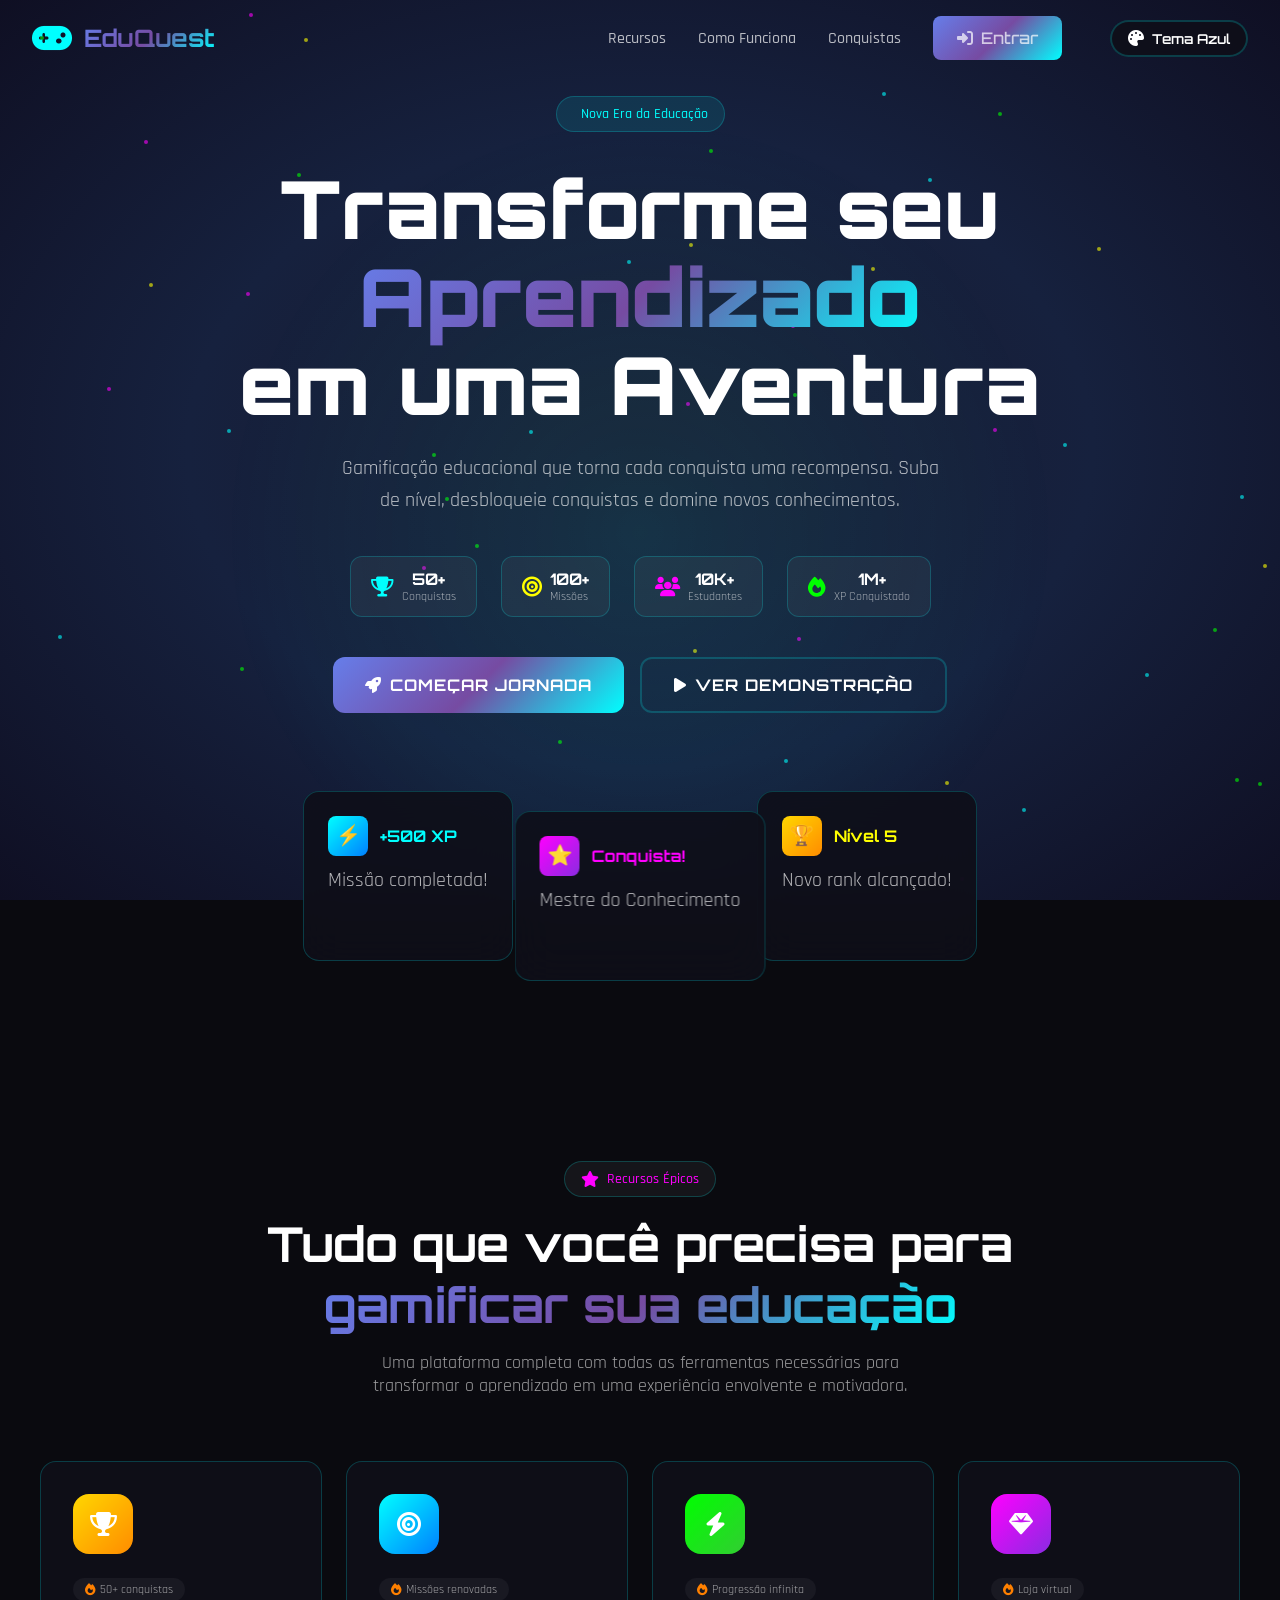
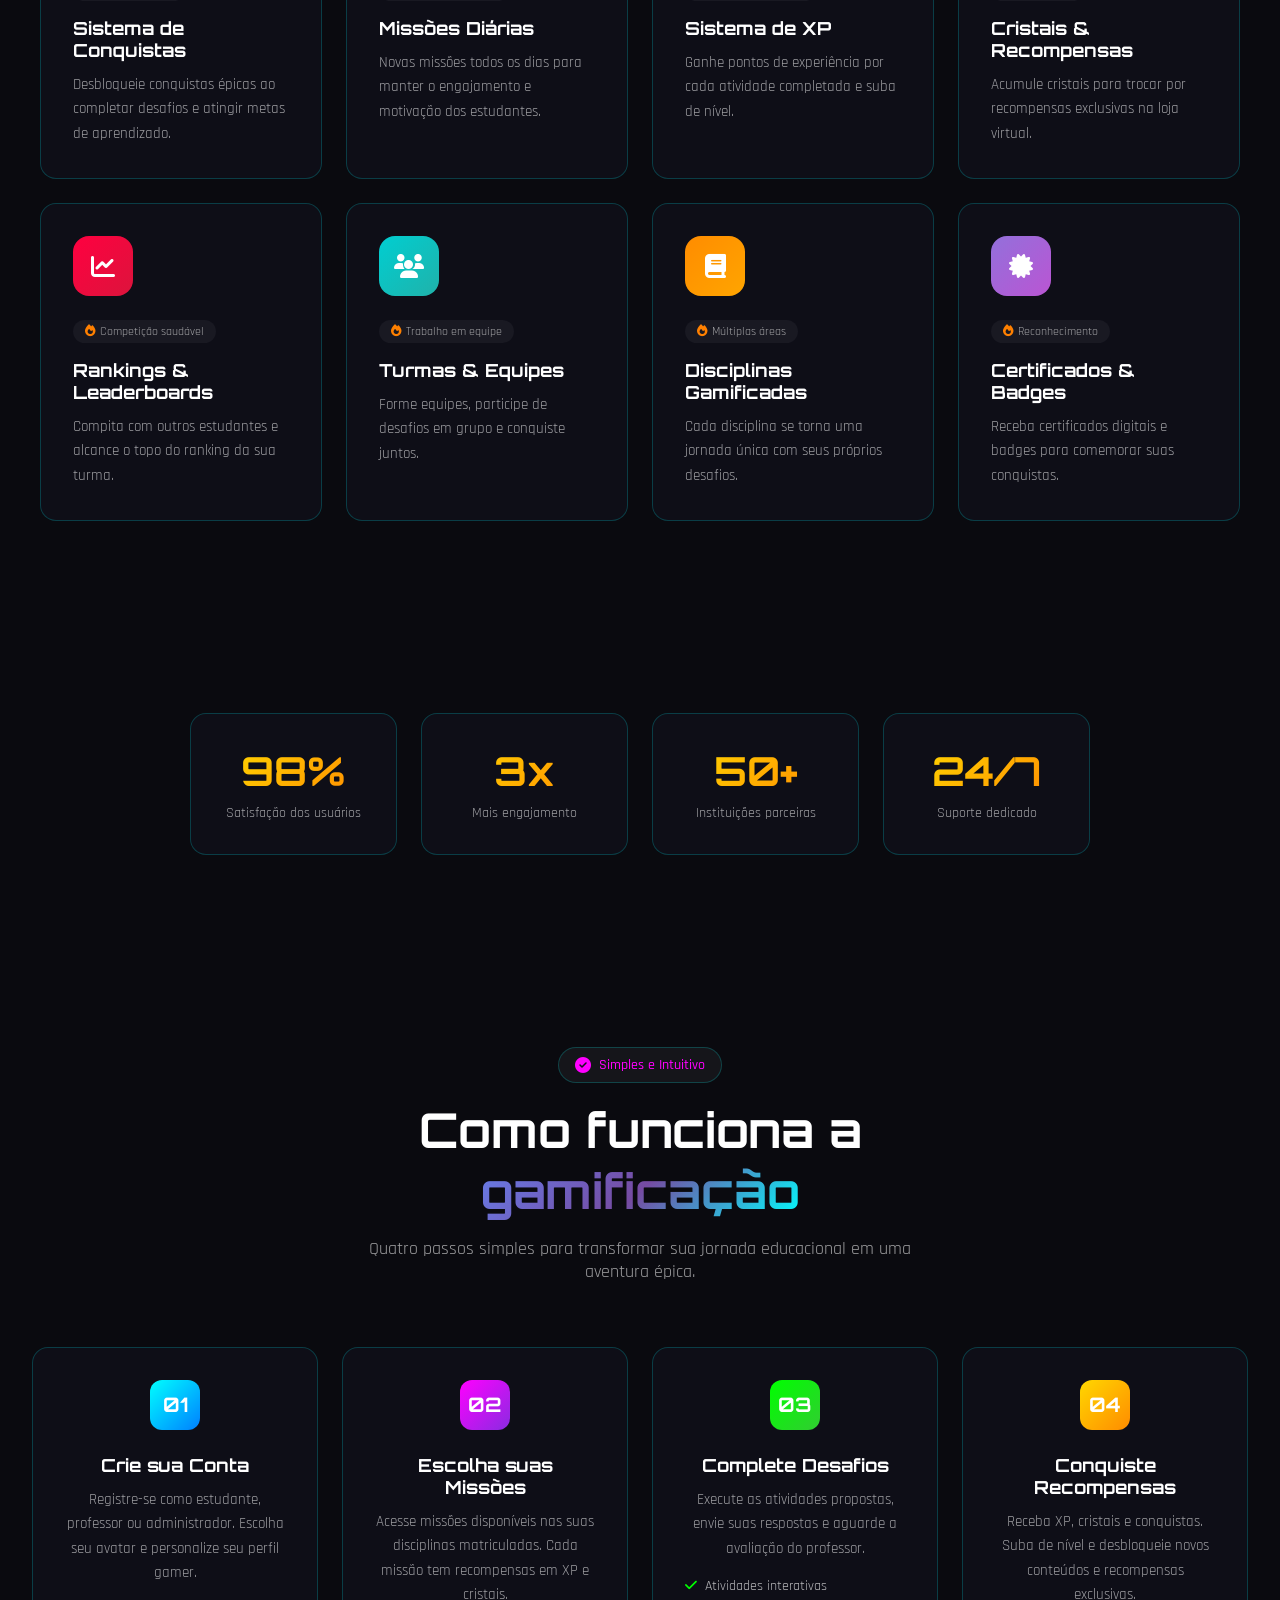
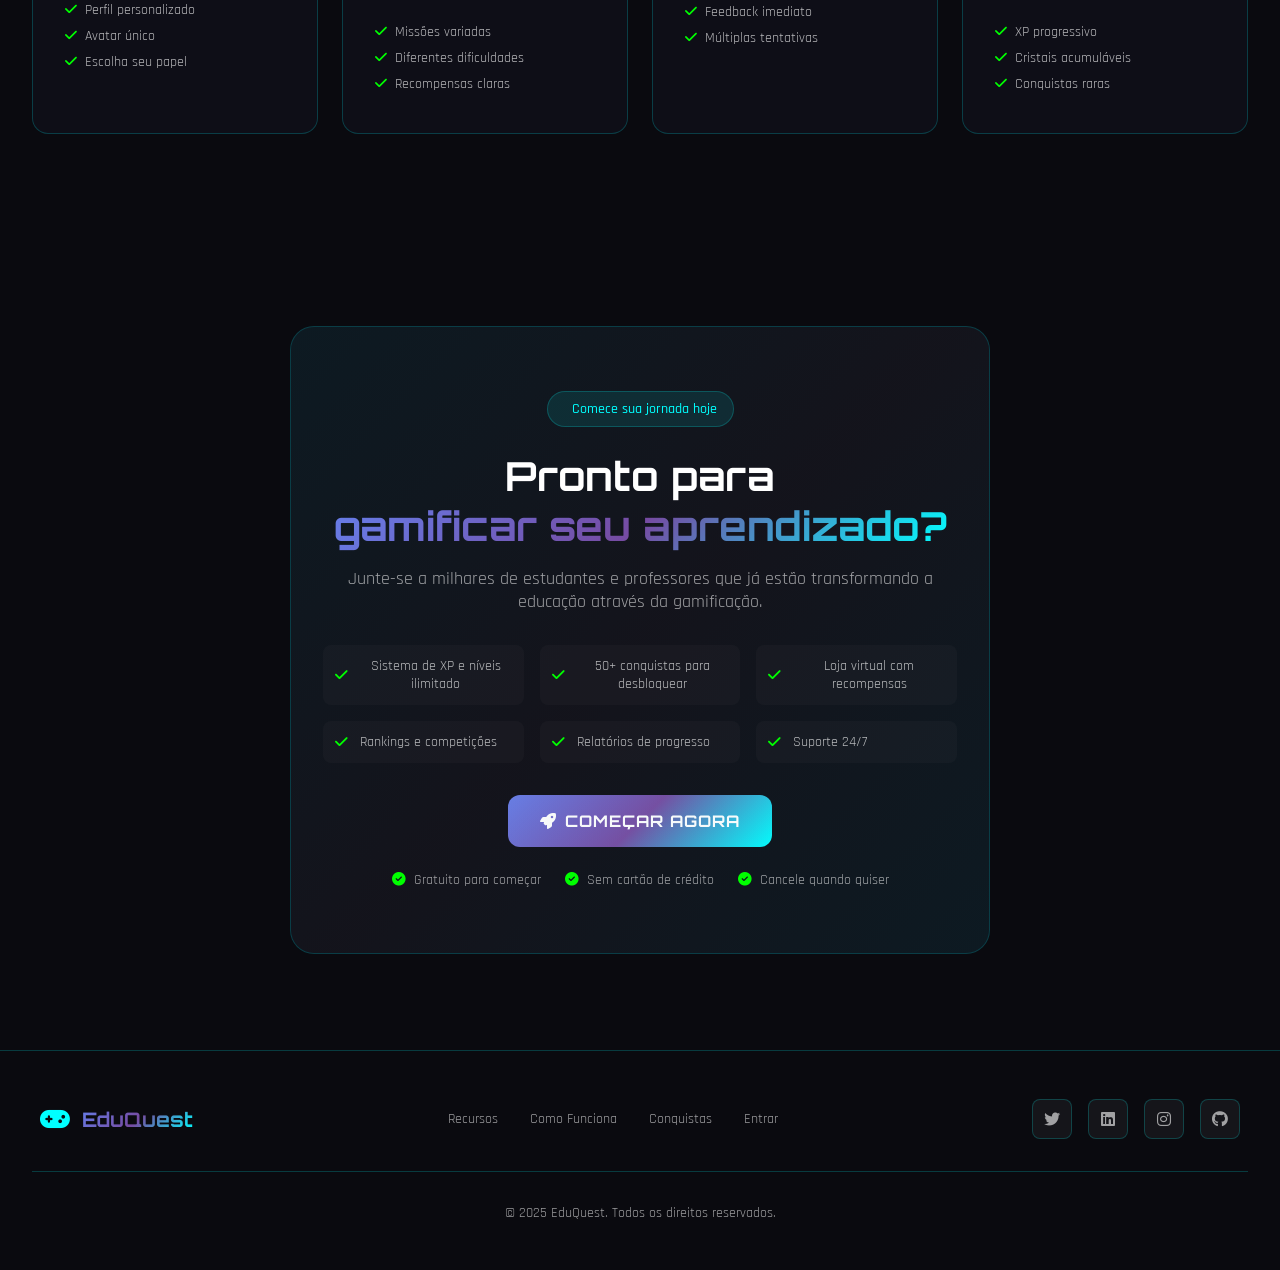
<file: static/index.html>
<!DOCTYPE html>
<html lang="pt-BR">
<head>
    <meta charset="UTF-8">
    <meta name="viewport" content="width=device-width, initial-scale=1.0">
    <title>EduQuest - Gamificação Educacional</title>
    <link href="https://fonts.googleapis.com/css2?family=Orbitron:wght@400;500;600;700;800;900&family=Rajdhani:wght@300;400;500;600;700&display=swap" rel="stylesheet">
    <link rel="stylesheet" href="https://cdnjs.cloudflare.com/ajax/libs/font-awesome/6.4.0/css/all.min.css">
    <style>
        /* ==================== THEME VARIABLES ==================== */

        @import url('https://fonts.googleapis.com/css2?family=Orbitron:wght@400;500;600;700;800;900&family=Rajdhani:wght@300;400;500;600;700&display=swap');

        :root {
            /* Default Blue Theme */
            --primary-neon: #00ffff;
            --secondary-neon: #ff00ff;
            --accent-neon: #ffff00;
            --success-neon: #00ff00;
            --danger-neon: #ff0040;
            --warning-neon: #ff8000;
            --bg-dark: #0a0a0f;
            --bg-darker: #050508;
            --bg-card: rgba(15, 15, 25, 0.9);
            --text-primary: #ffffff;
            --text-secondary: rgba(255, 255, 255, 0.7);
            --text-muted: rgba(255, 255, 255, 0.6);
            --border-color: rgba(0, 255, 255, 0.2);
            --gradient-primary: linear-gradient(135deg, #667eea 0%, #764ba2 50%, #00ffff 100%);
            --gradient-gold: linear-gradient(135deg, #ffd700, #ff8c00);
            --gradient-cyan: linear-gradient(135deg, #00ffff, #0080ff);
            --gradient-green: linear-gradient(135deg, #00ff00, #32cd32);
            --gradient-purple: linear-gradient(135deg, #ff00ff, #8a2be2);
            --gradient-red: linear-gradient(135deg, #ff0040, #dc143c);
            --gradient-teal: linear-gradient(135deg, #00ced1, #20b2aa);
            --gradient-orange: linear-gradient(135deg, #ff8c00, #ffa500);
            --gradient-violet: linear-gradient(135deg, #9370db, #ba55d3);
            --bg-particles: radial-gradient(ellipse at center, #1a1a2e 0%, #16213e 50%, #0f0f23 100%);
            --hero-glow: rgba(0, 255, 255, 0.1);
            --font-primary: 'Orbitron', monospace;
            --font-secondary: 'Rajdhani', sans-serif;
        }

        /* Military Brazil Theme */
        [data-theme="military"] {
            --primary-neon: #00C853;
            --secondary-neon: #FFEA00;
            --accent-neon: #FFEA00;
            --success-neon: #00C853;
            --danger-neon: #8B0000;
            --warning-neon: #D2691E;
            --bg-dark: #1a2612;
            --bg-darker: #0f140a;
            --bg-card: rgba(35, 50, 25, 0.9);
            --text-primary: #ffffff;
            --text-secondary: rgba(255, 255, 255, 0.85);
            --text-muted: rgba(255, 255, 255, 0.75);
            --border-color: rgba(0, 200, 83, 0.6);
            --gradient-primary: linear-gradient(135deg, #00C853 0%, #007A33 50%, #FFEA00 100%);
            --gradient-gold: linear-gradient(135deg, #FFEA00, #D4A017);
            --gradient-cyan: linear-gradient(135deg, #00C853, #6B8E3B);
            --gradient-green: linear-gradient(135deg, #00C853, #00ff41);
            --gradient-purple: linear-gradient(135deg, #A65E2E, #7A5230);
            --gradient-red: linear-gradient(135deg, #8B0000, #A52A2A);
            --gradient-teal: linear-gradient(135deg, #6B8E3B, #4B5320);
            --gradient-orange: linear-gradient(135deg, #D2691E, #D2B48C);
            --gradient-violet: linear-gradient(135deg, #8B7355, #A0522D);
            --bg-particles: radial-gradient(ellipse at center, #2a3e2a 0%, #1a2a1a 50%, #0f1a0f 100%);
            --hero-glow: rgba(0, 200, 83, 0.25);
        }

        /* Light Theme */
        [data-theme="light"] {
            --primary-neon: #00A651;
            --secondary-neon: #FFD700;
            --accent-neon: #FFD700;
            --success-neon: #00A651;
            --danger-neon: #CD5C5C;
            --warning-neon: #D2691E;
            --bg-dark: #FFFFFF;
            --bg-darker: #F8FAFC;
            --bg-card: #FFFFFF;
            --text-primary: #2C3E2C;
            --text-secondary: rgba(44, 62, 44, 0.85);
            --text-muted: rgba(44, 62, 44, 0.65);
            --border-color: rgba(0, 166, 81, 0.3);
            --gradient-primary: linear-gradient(135deg, #00A651 0%, #007A33 40%, #FFD700 100%);
            --gradient-gold: linear-gradient(135deg, #FFD700, #FFED4A);
            --gradient-cyan: linear-gradient(135deg, #00A651, #6B8E23);
            --gradient-green: linear-gradient(135deg, #00A651, #00D46A);
            --gradient-purple: linear-gradient(135deg, #A0522D, #8B7355);
            --gradient-red: linear-gradient(135deg, #CD5C5C, #A0522D);
            --gradient-teal: linear-gradient(135deg, #6B8E23, #9ACD32);
            --gradient-orange: linear-gradient(135deg, #D2691E, #F4A460);
            --gradient-violet: linear-gradient(135deg, #C3B091, #D2B48C);
            --bg-particles: linear-gradient(135deg, #FFFFFF 0%, #F8FAFC 50%, #F1F5F9 100%);
            --hero-glow: rgba(0, 166, 81, 0.08);
        }

        * {
            margin: 0;
            padding: 0;
            box-sizing: border-box;
        }

        html {
            scroll-behavior: smooth;
        }

        body {
            font-family: var(--font-secondary);
            background: var(--bg-dark);
            color: var(--text-primary);
            overflow-x: hidden;
            min-height: 100vh;
            transition: background 0.5s ease, color 0.5s ease;
        }

        /* ==================== THEME TOGGLE BUTTON ==================== */
        .theme-toggle {
            background: var(--bg-card);
            border: 2px solid var(--border-color);
            border-radius: 50px;
            padding: 0.5rem 1rem;
            cursor: pointer;
            display: flex;
            align-items: center;
            gap: 0.5rem;
            font-family: var(--font-primary);
            font-size: 0.85rem;
            font-weight: 600;
            color: var(--text-primary);
            transition: all 0.3s ease;
            backdrop-filter: blur(10px);
            margin-left: 1rem;
        }

        .theme-toggle:hover {
            transform: scale(1.05);
            box-shadow: 0 0 20px var(--border-color);
        }

        .theme-toggle i {
            font-size: 1rem;
        }

        /* ==================== PARTICLES BACKGROUND ==================== */
        .particles-container {
            position: fixed;
            top: 0;
            left: 0;
            width: 100%;
            height: 100%;
            z-index: 0;
            pointer-events: none;
            background: var(--bg-particles);
            transition: background 0.5s ease;
        }

        .particle {
            position: absolute;
            width: 4px;
            height: 4px;
            background: var(--primary-neon);
            border-radius: 50%;
            opacity: 0.6;
            animation: float 6s ease-in-out infinite;
        }

        @keyframes float {
            0%, 100% { transform: translateY(0px); opacity: 0.6; }
            50% { transform: translateY(-20px); opacity: 1; }
        }

        /* ==================== NAVIGATION ==================== */
        nav {
            position: fixed;
            top: 0;
            left: 0;
            right: 0;
            z-index: 50;
            transition: all 0.5s ease;
            padding: 1rem 2rem;
        }

        nav.scrolled {
            background: var(--bg-card);
            backdrop-filter: blur(20px);
            border-bottom: 1px solid var(--border-color);
        }

        .nav-container {
            max-width: 1400px;
            margin: 0 auto;
            display: flex;
            align-items: center;
            justify-content: space-between;
        }

        .logo {
            display: flex;
            align-items: center;
            gap: 0.75rem;
        }

        .logo i {
            font-size: 2rem;
            color: var(--primary-neon);
            animation: pulse 2s ease-in-out infinite;
        }

        @keyframes pulse {
            0%, 100% { transform: scale(1); }
            50% { transform: scale(1.1); }
        }

        .logo span {
            font-family: var(--font-primary);
            font-size: 1.5rem;
            font-weight: 700;
            background: var(--gradient-primary);
            -webkit-background-clip: text;
            background-clip: text;
            -webkit-text-fill-color: transparent;
        }

        .nav-links {
            display: flex;
            align-items: center;
            gap: 2rem;
        }

        .nav-links a {
            color: var(--text-secondary);
            text-decoration: none;
            font-weight: 500;
            transition: all 0.3s ease;
            position: relative;
        }

        .nav-links a:hover {
            color: var(--primary-neon);
        }

        .nav-links a::after {
            content: '';
            position: absolute;
            bottom: -5px;
            left: 0;
            width: 0;
            height: 2px;
            background: var(--primary-neon);
            transition: width 0.3s ease;
        }

        .nav-links a:hover::after {
            width: 100%;
        }

        .btn-login {
            padding: 0.75rem 1.5rem;
            background: var(--gradient-primary);
            color: #fff;
            border: none;
            border-radius: 0.5rem;
            font-family: var(--font-primary);
            font-weight: 600;
            text-decoration: none;
            display: inline-flex;
            align-items: center;
            gap: 0.5rem;
            transition: all 0.3s ease;
            cursor: pointer;
        }

        .btn-login:hover {
            box-shadow: 0 0 30px var(--border-color);
            transform: translateY(-2px);
        }

        /* ==================== HERO SECTION ==================== */
        .hero {
            min-height: 100vh;
            display: flex;
            align-items: center;
            justify-content: center;
            position: relative;
            padding: 6rem 2rem 4rem;
            overflow: hidden;
        }

        .hero::before {
            content: '';
            position: absolute;
            top: 0;
            left: 0;
            right: 0;
            bottom: 0;
            background: radial-gradient(circle at 50% 50%, var(--hero-glow) 0%, transparent 50%);
            pointer-events: none;
        }

        .hero-content {
            text-align: center;
            max-width: 900px;
            position: relative;
            z-index: 1;
        }

        .hero-badge {
            display: inline-flex;
            align-items: center;
            gap: 0.5rem;
            padding: 0.5rem 1rem;
            background: var(--hero-glow);
            border: 1px solid var(--border-color);
            border-radius: 2rem;
            margin-bottom: 2rem;
            animation: fadeInUp 0.8s ease;
        }

        .hero-badge i {
            color: var(--primary-neon);
        }

        .hero-badge span {
            font-size: 0.9rem;
            color: var(--primary-neon);
            font-weight: 500;
        }

        .hero h1 {
            font-family: var(--font-primary);
            font-size: clamp(2.5rem, 8vw, 5rem);
            font-weight: 900;
            margin-bottom: 1.5rem;
            line-height: 1.1;
            animation: fadeInUp 0.8s ease 0.1s both;
        }

        .hero h1 .gradient-text {
            background: var(--gradient-primary);
            -webkit-background-clip: text;
            background-clip: text;
            -webkit-text-fill-color: transparent;
            animation: neonFlicker 2s infinite;
        }

        @keyframes neonFlicker {
            0%, 100% { opacity: 1; }
            50% { opacity: 0.9; }
            75% { opacity: 0.95; }
        }

        .hero p {
            font-size: 1.25rem;
            color: var(--text-secondary);
            max-width: 600px;
            margin: 0 auto 2.5rem;
            line-height: 1.6;
            animation: fadeInUp 0.8s ease 0.2s both;
        }

        .hero-stats {
            display: flex;
            justify-content: center;
            gap: 1.5rem;
            margin-bottom: 2.5rem;
            flex-wrap: wrap;
            animation: fadeInUp 0.8s ease 0.3s both;
        }

        .hero-stat {
            display: flex;
            align-items: center;
            gap: 0.5rem;
            padding: 0.75rem 1.25rem;
            background: rgba(128, 128, 128, 0.1);
            border: 1px solid var(--border-color);
            border-radius: 0.75rem;
        }

        .hero-stat i {
            font-size: 1.25rem;
        }

        .hero-stat:nth-child(1) i { color: var(--primary-neon); }
        .hero-stat:nth-child(2) i { color: var(--accent-neon); }
        .hero-stat:nth-child(3) i { color: var(--secondary-neon); }
        .hero-stat:nth-child(4) i { color: var(--success-neon); }

        .hero-stat .value {
            font-family: var(--font-primary);
            font-weight: 700;
            font-size: 1rem;
        }

        .hero-stat .label {
            font-size: 0.75rem;
            color: var(--text-muted);
        }

        .hero-buttons {
            display: flex;
            justify-content: center;
            gap: 1rem;
            flex-wrap: wrap;
            animation: fadeInUp 0.8s ease 0.4s both;
        }

        .btn-primary {
            padding: 1rem 2rem;
            background: var(--gradient-primary);
            color: #fff;
            border: none;
            border-radius: 0.75rem;
            font-family: var(--font-primary);
            font-weight: 700;
            font-size: 1rem;
            text-decoration: none;
            display: inline-flex;
            align-items: center;
            gap: 0.5rem;
            transition: all 0.3s ease;
            cursor: pointer;
            text-transform: uppercase;
            letter-spacing: 1px;
        }

        .btn-primary:hover {
            box-shadow: 0 10px 40px var(--border-color);
            transform: translateY(-3px);
        }

        .btn-secondary {
            padding: 1rem 2rem;
            background: transparent;
            color: var(--text-primary);
            border: 2px solid var(--border-color);
            border-radius: 0.75rem;
            font-family: var(--font-primary);
            font-weight: 700;
            font-size: 1rem;
            text-decoration: none;
            display: inline-flex;
            align-items: center;
            gap: 0.5rem;
            transition: all 0.3s ease;
            cursor: pointer;
            text-transform: uppercase;
            letter-spacing: 1px;
        }

        .btn-secondary:hover {
            border-color: var(--secondary-neon);
            box-shadow: 0 0 20px var(--border-color);
        }

        /* ==================== FLOATING CARDS ==================== */
        .floating-cards {
            position: relative;
            height: 240px;
            margin-top: 3rem;
            animation: fadeInUp 0.8s ease 0.5s both;
        }

        .float-card {
            position: absolute;
            background: var(--bg-card);
            border: 1px solid var(--border-color);
            border-radius: 1rem;
            padding: 1.5rem;
            backdrop-filter: blur(20px);
            animation: floatCard 6s ease-in-out infinite;
        }

        .float-card:nth-child(1) {
            left: 8%;
            top: 30px;
            animation: floatCard1 6s ease-in-out infinite;
        }

        .float-card:nth-child(2) {
            right: 8%;
            top: 30px;
            animation: floatCard2 6s ease-in-out infinite;
            animation-delay: 2s;
        }

        .float-card:nth-child(3) {
            left: 50%;
            bottom: 20px;
            transform: translateX(-50%);
            animation: floatCard3 6s ease-in-out infinite;
            animation-delay: 4s;
        }

        @keyframes floatCard1 {
            0%, 100% { transform: translate(0, 0); }
            50% { transform: translate(8px, -8px); }
        }

        @keyframes floatCard2 {
            0%, 100% { transform: translate(0, 0); }
            50% { transform: translate(-8px, -8px); }
        }

        @keyframes floatCard3 {
            0%, 100% { transform: translateX(-50%) translateY(0); }
            50% { transform: translateX(-50%) translateY(8px); }
        }

        .float-card-header {
            display: flex;
            align-items: center;
            gap: 0.75rem;
            margin-bottom: 0.5rem;
        }

        .float-card-icon {
            width: 40px;
            height: 40px;
            border-radius: 0.5rem;
            display: flex;
            align-items: center;
            justify-content: center;
            font-size: 1.25rem;
        }

        .float-card:nth-child(1) .float-card-icon {
            background: var(--gradient-cyan);
        }

        .float-card:nth-child(2) .float-card-icon {
            background: var(--gradient-gold);
        }

        .float-card:nth-child(3) .float-card-icon {
            background: var(--gradient-purple);
        }

        .float-card-title {
            font-family: var(--font-primary);
            font-weight: 700;
            color: var(--primary-neon);
        }

        .float-card-text {
            font-size: 0.875rem;
            color: var(--text-muted);
        }

        /* ==================== FEATURES SECTION ==================== */
        .features {
            padding: 6rem 2rem;
            position: relative;
        }

        .section-header {
            text-align: center;
            margin-bottom: 4rem;
        }

        .section-badge {
            display: inline-flex;
            align-items: center;
            gap: 0.5rem;
            padding: 0.5rem 1rem;
            background: rgba(128, 128, 128, 0.1);
            border: 1px solid var(--border-color);
            border-radius: 2rem;
            margin-bottom: 1rem;
        }

        .section-badge i {
            color: var(--secondary-neon);
        }

        .section-badge span {
            font-size: 0.9rem;
            color: var(--secondary-neon);
            font-weight: 500;
        }

        .section-header h2 {
            font-family: var(--font-primary);
            font-size: clamp(2rem, 5vw, 3rem);
            font-weight: 700;
            margin-bottom: 1rem;
        }

        .section-header h2 span {
            background: var(--gradient-primary);
            -webkit-background-clip: text;
            background-clip: text;
            -webkit-text-fill-color: transparent;
        }

        .section-header p {
            font-size: 1.125rem;
            color: var(--text-muted);
            max-width: 600px;
            margin: 0 auto;
        }

        .features-grid {
            display: grid;
            grid-template-columns: repeat(auto-fit, minmax(280px, 1fr));
            gap: 1.5rem;
            max-width: 1200px;
            margin: 0 auto;
        }

        .feature-card {
            background: var(--bg-card);
            border: 1px solid var(--border-color);
            border-radius: 1rem;
            padding: 2rem;
            transition: all 0.3s ease;
            position: relative;
            overflow: hidden;
        }

        .feature-card:hover {
            border-color: var(--primary-neon);
            box-shadow: 0 10px 40px var(--border-color);
            transform: translateY(-5px);
        }

        .feature-card::before {
            content: '';
            position: absolute;
            inset: 0;
            background: linear-gradient(135deg, var(--card-color) 0%, transparent 100%);
            opacity: 0;
            transition: opacity 0.3s ease;
        }

        .feature-card:hover::before {
            opacity: 0.1;
        }

        .feature-icon {
            width: 60px;
            height: 60px;
            border-radius: 1rem;
            display: flex;
            align-items: center;
            justify-content: center;
            font-size: 1.5rem;
            margin-bottom: 1.5rem;
            position: relative;
            z-index: 1;
        }

        .feature-card:nth-child(1) .feature-icon { background: var(--gradient-gold); }
        .feature-card:nth-child(2) .feature-icon { background: var(--gradient-cyan); }
        .feature-card:nth-child(3) .feature-icon { background: var(--gradient-green); }
        .feature-card:nth-child(4) .feature-icon { background: var(--gradient-purple); }
        .feature-card:nth-child(5) .feature-icon { background: var(--gradient-red); }
        .feature-card:nth-child(6) .feature-icon { background: var(--gradient-teal); }
        .feature-card:nth-child(7) .feature-icon { background: var(--gradient-orange); }
        .feature-card:nth-child(8) .feature-icon { background: var(--gradient-violet); }

        .feature-badge {
            display: inline-flex;
            align-items: center;
            gap: 0.25rem;
            padding: 0.25rem 0.75rem;
            background: rgba(128, 128, 128, 0.1);
            border-radius: 1rem;
            font-size: 0.75rem;
            color: var(--text-muted);
            margin-bottom: 1rem;
        }

        .feature-badge i {
            color: var(--warning-neon);
        }

        .feature-card h3 {
            font-family: var(--font-primary);
            font-size: 1.125rem;
            font-weight: 700;
            margin-bottom: 0.75rem;
            position: relative;
            z-index: 1;
        }

        .feature-card p {
            font-size: 0.95rem;
            color: var(--text-muted);
            line-height: 1.6;
            position: relative;
            z-index: 1;
        }

        /* ==================== STATS SECTION ==================== */
        .stats-section {
            padding: 6rem 2rem;
            position: relative;
        }

        .stats-grid {
            display: grid;
            grid-template-columns: repeat(auto-fit, minmax(200px, 1fr));
            gap: 1.5rem;
            max-width: 900px;
            margin: 0 auto;
        }

        .stat-card {
            text-align: center;
            padding: 2rem;
            background: var(--bg-card);
            border: 1px solid var(--border-color);
            border-radius: 1rem;
            transition: all 0.3s ease;
        }

        .stat-card .value {
            font-family: var(--font-primary);
            font-size: 2.5rem;
            font-weight: 700;
            background: var(--gradient-gold);
            -webkit-background-clip: text;
            background-clip: text;
            -webkit-text-fill-color: transparent;
            margin-bottom: 0.5rem;
        }

        .stat-card:hover {
            transform: translateY(-5px);
            border-color: var(--primary-neon);
            box-shadow: 0 10px 30px var(--hero-glow);
        }

        .stat-card .label {
            font-size: 0.9rem;
            color: var(--text-muted);
        }

        /* ==================== HOW IT WORKS ==================== */
        .how-it-works {
            padding: 6rem 2rem;
            position: relative;
        }

        .steps-container {
            max-width: 1000px;
            margin: 0 auto;
        }

        .steps-grid {
            display: grid;
            grid-template-columns: repeat(auto-fit, minmax(250px, 1fr));
            gap: 1.5rem;
            margin-top: 3rem;
        }

        .step-card {
            background: var(--bg-card);
            border: 1px solid var(--border-color);
            border-radius: 1rem;
            padding: 2rem;
            text-align: center;
            transition: all 0.3s ease;
        }

        .step-card:hover {
            border-color: var(--primary-neon);
            transform: translateY(-5px);
        }

        .step-number {
            width: 50px;
            height: 50px;
            background: var(--gradient-cyan);
            border-radius: 0.75rem;
            display: flex;
            align-items: center;
            justify-content: center;
            font-family: var(--font-primary);
            font-weight: 700;
            font-size: 1.25rem;
            margin: 0 auto 1.5rem;
        }

        .step-card h3 {
            font-family: var(--font-primary);
            font-size: 1.125rem;
            font-weight: 700;
            margin-bottom: 0.75rem;
        }

        .step-card p {
            font-size: 0.95rem;
            color: var(--text-muted);
            line-height: 1.6;
        }

        .step-features {
            margin-top: 1rem;
            text-align: left;
        }

        .step-feature {
            display: flex;
            align-items: center;
            gap: 0.5rem;
            font-size: 0.85rem;
            color: var(--text-secondary);
            margin-bottom: 0.5rem;
        }

        .step-feature i {
            color: var(--success-neon);
        }

        /* ==================== CTA SECTION ==================== */
        .cta-section {
            padding: 6rem 2rem;
            position: relative;
        }

        .cta-container {
            max-width: 700px;
            margin: 0 auto;
            text-align: center;
            background: var(--bg-card);
            border: 1px solid var(--border-color);
            border-radius: 1.5rem;
            padding: 4rem 2rem;
            position: relative;
            overflow: hidden;
        }

        .cta-container::before {
            content: '';
            position: absolute;
            inset: 0;
            background: linear-gradient(135deg, var(--hero-glow), rgba(128, 128, 128, 0.1), var(--hero-glow));
            opacity: 0.5;
        }

        .cta-badge {
            display: inline-flex;
            align-items: center;
            gap: 0.5rem;
            padding: 0.5rem 1rem;
            background: var(--hero-glow);
            border: 1px solid var(--border-color);
            border-radius: 2rem;
            margin-bottom: 1.5rem;
            position: relative;
            z-index: 1;
        }

        .cta-badge i {
            color: var(--primary-neon);
        }

        .cta-badge span {
            font-size: 0.9rem;
            color: var(--primary-neon);
            font-weight: 500;
        }

        .cta-container h2 {
            font-family: var(--font-primary);
            font-size: clamp(1.75rem, 4vw, 2.5rem);
            font-weight: 700;
            margin-bottom: 1rem;
            position: relative;
            z-index: 1;
        }

        .cta-container h2 span {
            background: var(--gradient-primary);
            -webkit-background-clip: text;
            background-clip: text;
            -webkit-text-fill-color: transparent;
        }

        .cta-container > p {
            font-size: 1.125rem;
            color: var(--text-muted);
            margin-bottom: 2rem;
            position: relative;
            z-index: 1;
        }

        .cta-benefits {
            display: grid;
            grid-template-columns: repeat(auto-fit, minmax(200px, 1fr));
            gap: 1rem;
            margin-bottom: 2rem;
            position: relative;
            z-index: 1;
        }

        .cta-benefit {
            display: flex;
            align-items: center;
            gap: 0.75rem;
            padding: 0.75rem;
            background: rgba(128, 128, 128, 0.05);
            border-radius: 0.5rem;
            font-size: 0.9rem;
            color: var(--text-secondary);
        }

        .cta-benefit i {
            color: var(--success-neon);
        }

        .cta-form {
            display: flex;
            gap: 1rem;
            max-width: 400px;
            margin: 0 auto 1.5rem;
            position: relative;
            z-index: 1;
        }

        .cta-form input {
            flex: 1;
            padding: 1rem 1.25rem;
            background: rgba(128, 128, 128, 0.1);
            border: 1px solid var(--border-color);
            border-radius: 0.75rem;
            color: var(--text-primary);
            font-size: 1rem;
        }

        .cta-form input::placeholder {
            color: var(--text-muted);
        }

        .cta-form input:focus {
            outline: none;
            border-color: var(--primary-neon);
        }

        .cta-trust {
            display: flex;
            justify-content: center;
            gap: 1.5rem;
            flex-wrap: wrap;
            position: relative;
            z-index: 1;
        }

        .cta-trust span {
            display: flex;
            align-items: center;
            gap: 0.5rem;
            font-size: 0.85rem;
            color: var(--text-muted);
        }

        .cta-trust i {
            color: var(--success-neon);
        }

        /* ==================== FOOTER ==================== */
        footer {
            padding: 3rem 2rem;
            border-top: 1px solid var(--border-color);
        }

        .footer-content {
            max-width: 1200px;
            margin: 0 auto;
            display: flex;
            justify-content: space-between;
            align-items: center;
            flex-wrap: wrap;
            gap: 1.5rem;
        }

        .footer-logo {
            display: flex;
            align-items: center;
            gap: 0.75rem;
        }

        .footer-logo i {
            font-size: 1.5rem;
            color: var(--primary-neon);
        }

        .footer-logo span {
            font-family: var(--font-primary);
            font-size: 1.25rem;
            font-weight: 700;
            background: var(--gradient-primary);
            -webkit-background-clip: text;
            background-clip: text;
            -webkit-text-fill-color: transparent;
        }

        .footer-links {
            display: flex;
            gap: 2rem;
        }

        .footer-links a {
            color: var(--text-muted);
            text-decoration: none;
            font-size: 0.9rem;
            transition: color 0.3s ease;
        }

        .footer-links a:hover {
            color: var(--primary-neon);
        }

        .footer-social {
            display: flex;
            gap: 1rem;
        }

        .footer-social a {
            width: 40px;
            height: 40px;
            background: rgba(128, 128, 128, 0.1);
            border: 1px solid var(--border-color);
            border-radius: 0.5rem;
            display: flex;
            align-items: center;
            justify-content: center;
            color: var(--text-muted);
            text-decoration: none;
            transition: all 0.3s ease;
        }

        .footer-social a:hover {
            border-color: var(--primary-neon);
            color: var(--primary-neon);
        }

        .footer-bottom {
            text-align: center;
            padding-top: 2rem;
            margin-top: 2rem;
            border-top: 1px solid var(--border-color);
            color: var(--text-muted);
            font-size: 0.85rem;
        }

        /* ==================== ANIMATIONS ==================== */
        @keyframes fadeInUp {
            from {
                opacity: 0;
                transform: translateY(30px);
            }
            to {
                opacity: 1;
                transform: translateY(0);
            }
        }

        /* ==================== RESPONSIVE ==================== */
        @media (max-width: 768px) {
            .nav-links {
                display: none;
            }

            .hero {
                padding: 5rem 1.5rem 3rem;
            }

            .hero-stats {
                gap: 0.75rem;
            }

            .hero-stat {
                padding: 0.5rem 0.75rem;
            }

            .hero-buttons {
                flex-direction: column;
                align-items: center;
            }

            .floating-cards {
                display: none;
            }

            .features,
            .how-it-works,
            .cta-section {
                padding: 4rem 1.5rem;
            }

            .cta-form {
                flex-direction: column;
            }

            .footer-content {
                flex-direction: column;
                text-align: center;
            }

            .footer-links {
                flex-wrap: wrap;
                justify-content: center;
            }
        }

        /* ==================== SCROLLBAR ==================== */
        ::-webkit-scrollbar {
            width: 8px;
        }

        ::-webkit-scrollbar-track {
            background: var(--bg-darker);
        }

        ::-webkit-scrollbar-thumb {
            background: var(--gradient-primary);
            border-radius: 4px;
        }

        ::-webkit-scrollbar-thumb:hover {
            background: var(--primary-neon);
        }

        /* ==================== SELECTION ==================== */
        ::selection {
            background: var(--primary-neon);
            color: var(--bg-dark);
        }
    </style>
    <base target="_blank">
    <base target="_blank">
</head>
<body>
<!-- Particles Background -->
<div id="particles-container" class="particles-container"></div>

<!-- Navigation -->
<nav id="navbar">
    <div class="nav-container">
        <div class="logo">
            <i class="fas fa-gamepad"></i>
            <span>EduQuest</span>
        </div>
        <div class="nav-links">
            <a href="#features">Recursos</a>
            <a href="#how-it-works">Como Funciona</a>
            <a href="#achievements">Conquistas</a>
            <a href="app/index.html" class="btn-login">
                <i class="fas fa-sign-in-alt"></i> Entrar
            </a>
            <button class="theme-toggle" id="themeToggle" onclick="toggleTheme()">
                <i class="fas fa-palette"></i>
                <span id="themeText">Tema Azul</span>
            </button>
        </div>
    </div>
</nav>

<!-- Hero Section -->
<section class="hero">
    <div class="hero-content">
        <div class="hero-badge">
            <i class="fas fa-sparkles"></i>
            <span id="heroBadgeText">Nova Era da Educação</span>
        </div>

        <h1>
            <span id="heroTitle1">Transforme seu</span><br>
            <span class="gradient-text" id="heroTitle2">Aprendizado</span><br>
            <span id="heroTitle3">em uma Aventura</span>
        </h1>

        <p>Gamificação educacional que torna cada conquista uma recompensa. Suba de nível, desbloqueie conquistas e domine novos conhecimentos.</p>

        <div class="hero-stats">
            <div class="hero-stat">
                <i class="fas fa-trophy"></i>
                <div>
                    <div class="value">50+</div>
                    <div class="label">Conquistas</div>
                </div>
            </div>
            <div class="hero-stat">
                <i class="fas fa-bullseye"></i>
                <div>
                    <div class="value">100+</div>
                    <div class="label">Missões</div>
                </div>
            </div>
            <div class="hero-stat">
                <i class="fas fa-users"></i>
                <div>
                    <div class="value">10K+</div>
                    <div class="label">Estudantes</div>
                </div>
            </div>
            <div class="hero-stat">
                <i class="fas fa-fire"></i>
                <div>
                    <div class="value">1M+</div>
                    <div class="label">XP Conquistado</div>
                </div>
            </div>
        </div>

        <div class="hero-buttons">
            <a href="app/index.html" class="btn-primary">
                <i class="fas fa-rocket"></i> Começar Jornada
            </a>
            <a href="#features" class="btn-secondary">
                <i class="fas fa-play"></i> Ver Demonstração
            </a>
        </div>

        <!-- Floating Cards -->
        <div class="floating-cards">
            <div class="float-card">
                <div class="float-card-header">
                    <div class="float-card-icon">⚡</div>
                    <span class="float-card-title">+500 XP</span>
                </div>
                <p class="float-card-text">Missão completada!</p>
            </div>
            <div class="float-card">
                <div class="float-card-header">
                    <div class="float-card-icon">🏆</div>
                    <span class="float-card-title" style="color: var(--accent-neon);">Nível 5</span>
                </div>
                <p class="float-card-text">Novo rank alcançado!</p>
            </div>
            <div class="float-card">
                <div class="float-card-header">
                    <div class="float-card-icon">⭐</div>
                    <span class="float-card-title" style="color: var(--secondary-neon);">Conquista!</span>
                </div>
                <p class="float-card-text">Mestre do Conhecimento</p>
            </div>
        </div>
    </div>
</section>

<!-- Features Section -->
<section class="features" id="features">
    <div class="section-header">
        <div class="section-badge">
            <i class="fas fa-star"></i>
            <span>Recursos Épicos</span>
        </div>
        <h2>
            Tudo que você precisa para<br>
            <span>gamificar sua educação</span>
        </h2>
        <p>Uma plataforma completa com todas as ferramentas necessárias para transformar o aprendizado em uma experiência envolvente e motivadora.</p>
    </div>

    <div class="features-grid">
        <div class="feature-card">
            <div class="feature-icon">
                <i class="fas fa-trophy"></i>
            </div>
            <div class="feature-badge">
                <i class="fas fa-fire"></i>
                <span>50+ conquistas</span>
            </div>
            <h3>Sistema de Conquistas</h3>
            <p>Desbloqueie conquistas épicas ao completar desafios e atingir metas de aprendizado.</p>
        </div>

        <div class="feature-card">
            <div class="feature-icon">
                <i class="fas fa-bullseye"></i>
            </div>
            <div class="feature-badge">
                <i class="fas fa-fire"></i>
                <span>Missões renovadas</span>
            </div>
            <h3>Missões Diárias</h3>
            <p>Novas missões todos os dias para manter o engajamento e motivação dos estudantes.</p>
        </div>

        <div class="feature-card">
            <div class="feature-icon">
                <i class="fas fa-bolt"></i>
            </div>
            <div class="feature-badge">
                <i class="fas fa-fire"></i>
                <span>Progressão infinita</span>
            </div>
            <h3>Sistema de XP</h3>
            <p>Ganhe pontos de experiência por cada atividade completada e suba de nível.</p>
        </div>

        <div class="feature-card">
            <div class="feature-icon">
                <i class="fas fa-gem"></i>
            </div>
            <div class="feature-badge">
                <i class="fas fa-fire"></i>
                <span>Loja virtual</span>
            </div>
            <h3>Cristais & Recompensas</h3>
            <p>Acumule cristais para trocar por recompensas exclusivas na loja virtual.</p>
        </div>

        <div class="feature-card">
            <div class="feature-icon">
                <i class="fas fa-chart-line"></i>
            </div>
            <div class="feature-badge">
                <i class="fas fa-fire"></i>
                <span>Competição saudável</span>
            </div>
            <h3>Rankings & Leaderboards</h3>
            <p>Compita com outros estudantes e alcance o topo do ranking da sua turma.</p>
        </div>

        <div class="feature-card">
            <div class="feature-icon">
                <i class="fas fa-users"></i>
            </div>
            <div class="feature-badge">
                <i class="fas fa-fire"></i>
                <span>Trabalho em equipe</span>
            </div>
            <h3>Turmas & Equipes</h3>
            <p>Forme equipes, participe de desafios em grupo e conquiste juntos.</p>
        </div>

        <div class="feature-card">
            <div class="feature-icon">
                <i class="fas fa-book"></i>
            </div>
            <div class="feature-badge">
                <i class="fas fa-fire"></i>
                <span>Múltiplas áreas</span>
            </div>
            <h3>Disciplinas Gamificadas</h3>
            <p>Cada disciplina se torna uma jornada única com seus próprios desafios.</p>
        </div>

        <div class="feature-card">
            <div class="feature-icon">
                <i class="fas fa-certificate"></i>
            </div>
            <div class="feature-badge">
                <i class="fas fa-fire"></i>
                <span>Reconhecimento</span>
            </div>
            <h3>Certificados & Badges</h3>
            <p>Receba certificados digitais e badges para comemorar suas conquistas.</p>
        </div>
    </div>
</section>

<!-- Stats Section -->
<section class="stats-section">
    <div class="stats-grid">
        <div class="stat-card">
            <div class="value">98%</div>
            <div class="label">Satisfação dos usuários</div>
        </div>
        <div class="stat-card">
            <div class="value">3x</div>
            <div class="label">Mais engajamento</div>
        </div>
        <div class="stat-card">
            <div class="value">50+</div>
            <div class="label">Instituições parceiras</div>
        </div>
        <div class="stat-card">
            <div class="value">24/7</div>
            <div class="label">Suporte dedicado</div>
        </div>
    </div>
</section>

<!-- How It Works Section -->
<section class="how-it-works" id="how-it-works">
    <div class="section-header">
        <div class="section-badge">
            <i class="fas fa-check-circle"></i>
            <span>Simples e Intuitivo</span>
        </div>
        <h2>
            Como funciona a<br>
            <span>gamificação</span>
        </h2>
        <p>Quatro passos simples para transformar sua jornada educacional em uma aventura épica.</p>
    </div>

    <div class="steps-grid">
        <div class="step-card">
            <div class="step-number">01</div>
            <h3>Crie sua Conta</h3>
            <p>Registre-se como estudante, professor ou administrador. Escolha seu avatar e personalize seu perfil gamer.</p>
            <div class="step-features">
                <div class="step-feature">
                    <i class="fas fa-check"></i>
                    <span>Perfil personalizado</span>
                </div>
                <div class="step-feature">
                    <i class="fas fa-check"></i>
                    <span>Avatar único</span>
                </div>
                <div class="step-feature">
                    <i class="fas fa-check"></i>
                    <span>Escolha seu papel</span>
                </div>
            </div>
        </div>

        <div class="step-card">
            <div class="step-number" style="background: var(--gradient-purple);">02</div>
            <h3>Escolha suas Missões</h3>
            <p>Acesse missões disponíveis nas suas disciplinas matriculadas. Cada missão tem recompensas em XP e cristais.</p>
            <div class="step-features">
                <div class="step-feature">
                    <i class="fas fa-check"></i>
                    <span>Missões variadas</span>
                </div>
                <div class="step-feature">
                    <i class="fas fa-check"></i>
                    <span>Diferentes dificuldades</span>
                </div>
                <div class="step-feature">
                    <i class="fas fa-check"></i>
                    <span>Recompensas claras</span>
                </div>
            </div>
        </div>

        <div class="step-card">
            <div class="step-number" style="background: var(--gradient-green);">03</div>
            <h3>Complete Desafios</h3>
            <p>Execute as atividades propostas, envie suas respostas e aguarde a avaliação do professor.</p>
            <div class="step-features">
                <div class="step-feature">
                    <i class="fas fa-check"></i>
                    <span>Atividades interativas</span>
                </div>
                <div class="step-feature">
                    <i class="fas fa-check"></i>
                    <span>Feedback imediato</span>
                </div>
                <div class="step-feature">
                    <i class="fas fa-check"></i>
                    <span>Múltiplas tentativas</span>
                </div>
            </div>
        </div>

        <div class="step-card">
            <div class="step-number" style="background: var(--gradient-gold);">04</div>
            <h3>Conquiste Recompensas</h3>
            <p>Receba XP, cristais e conquistas. Suba de nível e desbloqueie novos conteúdos e recompensas exclusivas.</p>
            <div class="step-features">
                <div class="step-feature">
                    <i class="fas fa-check"></i>
                    <span>XP progressivo</span>
                </div>
                <div class="step-feature">
                    <i class="fas fa-check"></i>
                    <span>Cristais acumuláveis</span>
                </div>
                <div class="step-feature">
                    <i class="fas fa-check"></i>
                    <span>Conquistas raras</span>
                </div>
            </div>
        </div>
    </div>
</section>

<!-- CTA Section -->
<section class="cta-section">
    <div class="cta-container">
        <div class="cta-badge">
            <i class="fas fa-sparkles"></i>
            <span>Comece sua jornada hoje</span>
        </div>

        <h2>
            Pronto para<br>
            <span>gamificar seu aprendizado?</span>
        </h2>

        <p>Junte-se a milhares de estudantes e professores que já estão transformando a educação através da gamificação.</p>

        <div class="cta-benefits">
            <div class="cta-benefit">
                <i class="fas fa-check"></i>
                <span>Sistema de XP e níveis ilimitado</span>
            </div>
            <div class="cta-benefit">
                <i class="fas fa-check"></i>
                <span>50+ conquistas para desbloquear</span>
            </div>
            <div class="cta-benefit">
                <i class="fas fa-check"></i>
                <span>Loja virtual com recompensas</span>
            </div>
            <div class="cta-benefit">
                <i class="fas fa-check"></i>
                <span>Rankings e competições</span>
            </div>
            <div class="cta-benefit">
                <i class="fas fa-check"></i>
                <span>Relatórios de progresso</span>
            </div>
            <div class="cta-benefit">
                <i class="fas fa-check"></i>
                <span>Suporte 24/7</span>
            </div>
        </div>

        <a href="app/index.html" class="btn-primary" style="margin-bottom: 1.5rem;">
            <i class="fas fa-rocket"></i> Começar Agora
        </a>

        <div class="cta-trust">
            <span><i class="fas fa-check-circle"></i> Gratuito para começar</span>
            <span><i class="fas fa-check-circle"></i> Sem cartão de crédito</span>
            <span><i class="fas fa-check-circle"></i> Cancele quando quiser</span>
        </div>
    </div>
</section>

<!-- Footer -->
<footer>
    <div class="footer-content">
        <div class="footer-logo">
            <i class="fas fa-gamepad"></i>
            <span>EduQuest</span>
        </div>
        <div class="footer-links">
            <a href="#features">Recursos</a>
            <a href="#how-it-works">Como Funciona</a>
            <a href="#achievements">Conquistas</a>
            <a href="app/index.html">Entrar</a>
        </div>
        <div class="footer-social">
            <a href="#"><i class="fab fa-twitter"></i></a>
            <a href="#"><i class="fab fa-linkedin"></i></a>
            <a href="#"><i class="fab fa-instagram"></i></a>
            <a href="#"><i class="fab fa-github"></i></a>
        </div>
    </div>
    <div class="footer-bottom">
        <p>&copy; 2025 EduQuest. Todos os direitos reservados.</p>
    </div>
</footer>

<script>
    // Theme Management
    let currentTheme = 'blue';
    const themes = ['blue', 'military', 'light'];
    const themeNames = {
        'blue': 'Tema Azul',
        'military': 'Tema Militar',
        'light': 'Tema Claro'
    };
    const themeIcons = {
        'blue': 'fa-palette',
        'military': 'fa-shield-alt',
        'light': 'fa-sun'
    };

    function toggleTheme() {
        const currentIndex = themes.indexOf(currentTheme);
        const nextIndex = (currentIndex + 1) % themes.length;
        currentTheme = themes[nextIndex];

        // Apply theme
        if (currentTheme === 'blue') {
            document.body.removeAttribute('data-theme');
        } else {
            document.body.setAttribute('data-theme', currentTheme);
        }

        // Update button
        const btn = document.getElementById('themeToggle');
        const icon = btn.querySelector('i');
        const text = document.getElementById('themeText');

        icon.className = 'fas ' + themeIcons[currentTheme];
        text.textContent = themeNames[currentTheme];

        // Update hero text for military theme
        updateHeroText();

        // Reinitialize particles with new colors
        initParticles();

        // Save preference
        localStorage.setItem('eduquest-theme', currentTheme);
    }

    function updateHeroText() {
        const badgeText = document.getElementById('heroBadgeText');
        const title1 = document.getElementById('heroTitle1');
        const title2 = document.getElementById('heroTitle2');
        const title3 = document.getElementById('heroTitle3');

        if (currentTheme === 'military') {
            badgeText.textContent = 'Missão: Educação de Excelência';
            title1.textContent = 'Disciplina e Honra';
            title2.textContent = 'na Educação';
            title3.textContent = 'em Primeiro Lugar';
        } else if (currentTheme === 'light') {
            badgeText.textContent = 'Educação para Todos';
            title1.textContent = 'Transforme seu';
            title2.textContent = 'Aprendizado';
            title3.textContent = 'em uma Aventura';
        } else {
            badgeText.textContent = 'Nova Era da Educação';
            title1.textContent = 'Transforme seu';
            title2.textContent = 'Aprendizado';
            title3.textContent = 'em uma Aventura';
        }
    }

    // Particles
    function initParticles() {
        const container = document.getElementById('particles-container');
        // Clear existing particles
        const existingParticles = container.querySelectorAll('.particle');
        existingParticles.forEach(p => p.remove());

        const particleCount = 50;
        let colors;

        if (currentTheme === 'military') {
            colors = ['#00C853', '#FFEA00', '#6B8E3B', '#00ff41'];
        } else if (currentTheme === 'light') {
            colors = ['#00A651', '#FFD700', '#6B8E23', '#00D46A'];
        } else {
            colors = ['#00ffff', '#ff00ff', '#ffff00', '#00ff00'];
        }

        for (let i = 0; i < particleCount; i++) {
            const particle = document.createElement('div');
            particle.className = 'particle';
            particle.style.left = `${Math.random() * 100}%`;
            particle.style.top = `${Math.random() * 100}%`;
            particle.style.animationDelay = `${Math.random() * 6}s`;
            particle.style.animationDuration = `${4 + Math.random() * 4}s`;
            particle.style.background = colors[Math.floor(Math.random() * colors.length)];

            container.appendChild(particle);
        }
    }

    // Navbar scroll effect
    function initNavbar() {
        const navbar = document.getElementById('navbar');

        window.addEventListener('scroll', () => {
            if (window.scrollY > 50) {
                navbar.classList.add('scrolled');
            } else {
                navbar.classList.remove('scrolled');
            }
        });
    }

    // Smooth scroll for anchor links
    function initSmoothScroll() {
        document.querySelectorAll('a[href^="#"]').forEach(anchor => {
            anchor.addEventListener('click', function(e) {
                e.preventDefault();
                const target = document.querySelector(this.getAttribute('href'));
                if (target) {
                    target.scrollIntoView({
                        behavior: 'smooth',
                        block: 'start'
                    });
                }
            });
        });
    }

    // Load saved theme
    function loadSavedTheme() {
        const savedTheme = localStorage.getItem('eduquest-theme');
        if (savedTheme && themes.includes(savedTheme)) {
            currentTheme = savedTheme;
            if (currentTheme !== 'blue') {
                document.body.setAttribute('data-theme', currentTheme);
            }

            // Update button
            const btn = document.getElementById('themeToggle');
            const icon = btn.querySelector('i');
            const text = document.getElementById('themeText');

            icon.className = 'fas ' + themeIcons[currentTheme];
            text.textContent = themeNames[currentTheme];

            updateHeroText();
        }
    }

    // Initialize
    document.addEventListener('DOMContentLoaded', () => {
        loadSavedTheme();
        initParticles();
        initNavbar();
        initSmoothScroll();
    });
</script>
</body>
</html>
</file>
